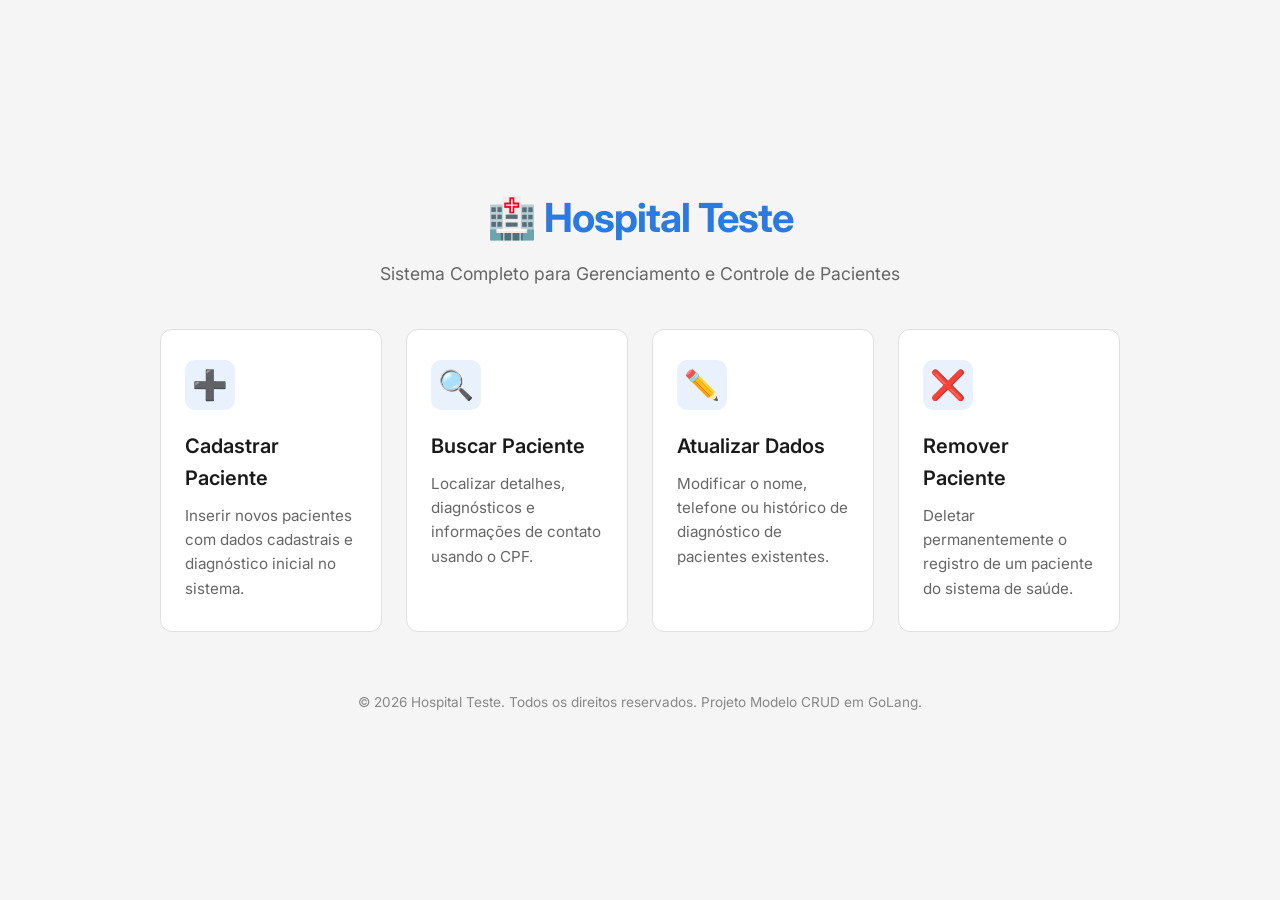
<file: static/index.html>
<!DOCTYPE html> <!-- Declaração do tipo de documento como HTML5 -->
<html lang="pt-BR"> <!-- Início do documento HTML definindo o idioma como Português do Brasil -->
<head> <!-- Seção de cabeçalho contendo metadados e links externos -->
    <meta charset="UTF-8"> <!-- Define a codificação de caracteres como UTF-8 para suporte a acentos -->
    <meta name="viewport" content="width=device-width, initial-scale=1.0"> <!-- Define viewport para garantir responsividade em dispositivos móveis -->
    <title>Hospital Teste — Sistema de Gestão de Pacientes</title> <!-- Título do sistema exibido na aba do navegador -->
    <link rel="preconnect" href="https://fonts.googleapis.com"> <!-- Pré-conexão ao domínio de fontes do Google -->
    <link rel="preconnect" href="https://fonts.gstatic.com" crossorigin> <!-- Pré-conexão de segurança cruzada para fontes do Google -->
    <link href="https://fonts.googleapis.com/css2?family=Inter:wght@300;400;500;600;700&display=swap" rel="stylesheet"> <!-- Importação da fonte moderna Inter -->
    <link rel="stylesheet" href="/static/styles/index.style.css"> <!-- Link para a folha de estilo específica da página inicial -->
</head> <!-- Fim do cabeçalho da página -->
<body> <!-- Início do corpo visual da página -->
    <div class="app-container"> <!-- Div de agrupamento principal do layout -->
        <header class="header"> <!-- Seção de cabeçalho visual da página -->
            <div class="logo">🏥 Hospital Teste</div> <!-- Logotipo com ícone de hospital e nome do sistema -->
            <p class="subtitle">Sistema Completo para Gerenciamento e Controle de Pacientes</p> <!-- Subtítulo explicativo -->
        </header> <!-- Fim do cabeçalho visual -->

        <main class="grid-container"> <!-- Área principal configurada em grid para exibir os cards das operações -->
            <a href="/static/forms/createPatient.html" class="card"> <!-- Card/link que aponta para o formulário de cadastro -->
                <div class="card-icon blue">➕</div> <!-- Ícone representativo de adição com estilo azul -->
                <h3>Cadastrar Paciente</h3> <!-- Título da ação de cadastro -->
                <p>Inserir novos pacientes com dados cadastrais e diagnóstico inicial no sistema.</p> <!-- Descrição da ação de cadastro -->
            </a> <!-- Fim do card de cadastro -->

            <a href="/static/forms/getPatient.html" class="card"> <!-- Card/link que aponta para a busca de paciente -->
                <div class="card-icon blue">🔍</div> <!-- Ícone de pesquisa azul -->
                <h3>Buscar Paciente</h3> <!-- Título da ação de busca -->
                <p>Localizar detalhes, diagnósticos e informações de contato usando o CPF.</p> <!-- Descrição da ação de busca -->
            </a> <!-- Fim do card de busca -->

            <a href="/static/forms/updatePatient.html" class="card"> <!-- Card/link que aponta para a atualização de paciente -->
                <div class="card-icon blue">✏️</div> <!-- Ícone de lápis de edição azul -->
                <h3>Atualizar Dados</h3> <!-- Título da ação de atualização -->
                <p>Modificar o nome, telefone ou histórico de diagnóstico de pacientes existentes.</p> <!-- Descrição da ação de atualização -->
            </a> <!-- Fim do card de atualização -->

            <a href="/static/forms/deletePatient.html" class="card"> <!-- Card/link que aponta para a remoção de paciente -->
                <div class="card-icon blue">❌</div> <!-- Ícone de exclusão vermelho/azul -->
                <h3>Remover Paciente</h3> <!-- Título da ação de exclusão -->
                <p>Deletar permanentemente o registro de um paciente do sistema de saúde.</p> <!-- Descrição da ação de exclusão -->
            </a> <!-- Fim do card de exclusão -->
        </main> <!-- Fim da área dos cards -->

        <footer class="footer"> <!-- Rodapé do sistema -->
            <p>&copy; 2026 Hospital Teste. Todos os direitos reservados. Projeto Modelo CRUD em GoLang.</p> <!-- Texto de direitos autorais -->
        </footer> <!-- Fim do rodapé -->
    </div> <!-- Fim do container principal -->
</body> <!-- Fim do corpo visual -->
</html> <!-- Fim do documento HTML -->
</file>
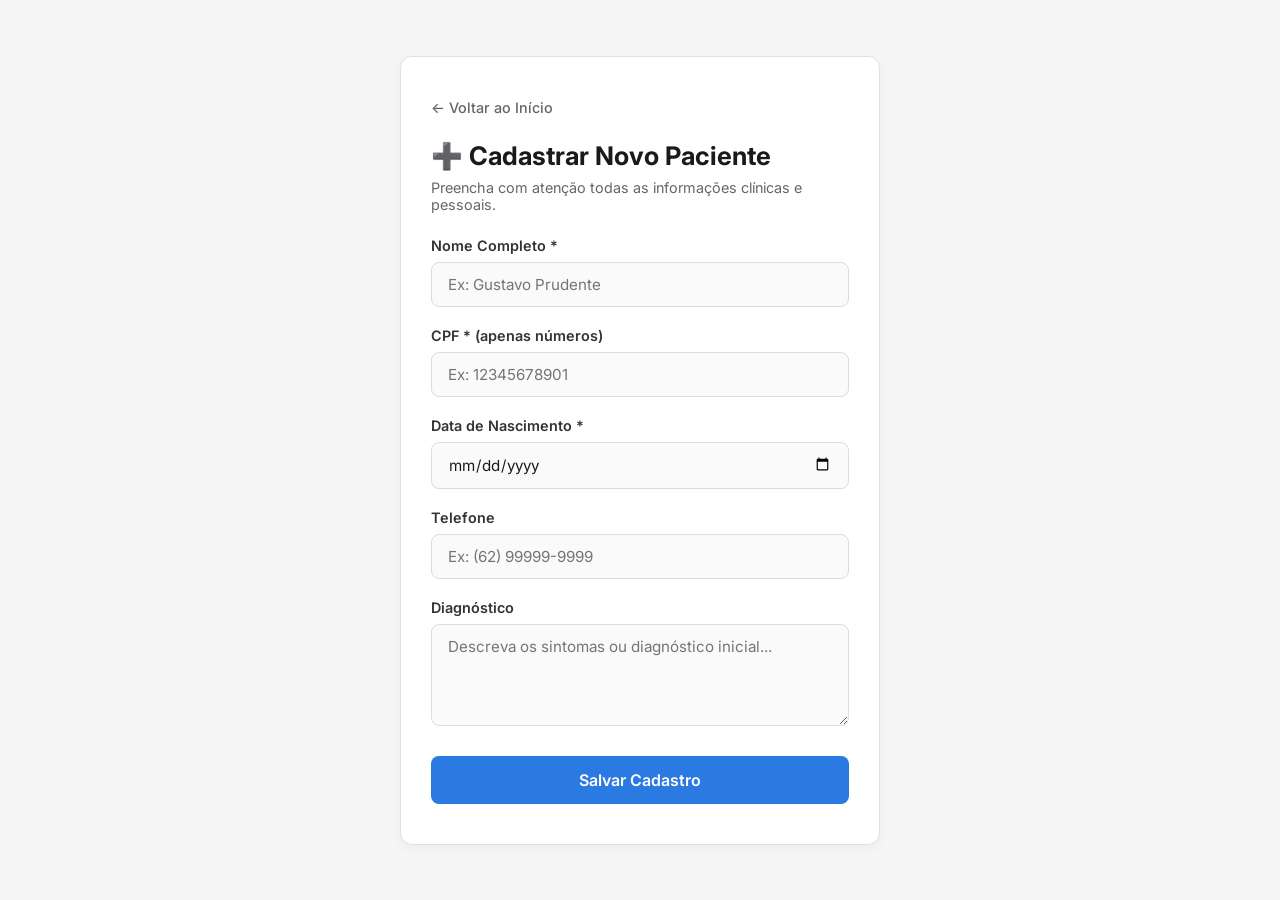
<file: static/forms/createPatient.html>
<!DOCTYPE html> <!-- Declaração do tipo de documento como HTML5 -->
<html lang="pt-BR"> <!-- Início do documento HTML definindo o idioma como Português do Brasil -->
<head> <!-- Seção de cabeçalho contendo metadados e links externos -->
    <meta charset="UTF-8"> <!-- Define a codificação de caracteres como UTF-8 para suporte a acentos -->
    <meta name="viewport" content="width=device-width, initial-scale=1.0"> <!-- Define viewport para garantir responsividade em dispositivos móveis -->
    <title>Cadastrar Paciente — Hospital Teste</title> <!-- Título da página exibido na aba do navegador -->
    <link rel="preconnect" href="https://fonts.googleapis.com"> <!-- Pré-conexão ao domínio de fontes do Google -->
    <link rel="preconnect" href="https://fonts.gstatic.com" crossorigin> <!-- Pré-conexão de segurança cruzada para fontes do Google -->
    <link href="https://fonts.googleapis.com/css2?family=Inter:wght@400;500;600;700&display=swap" rel="stylesheet"> <!-- Importação da fonte moderna Inter -->
    <link rel="stylesheet" href="/static/styles/createPatient.style.css"> <!-- Link para a folha de estilo específica da página de cadastro -->
</head> <!-- Fim do cabeçalho da página -->
<body> <!-- Início do corpo visual da página -->
    <div class="form-container"> <!-- Div que centraliza e contém todo o formulário de cadastro -->
        <a href="/" class="back-link">← Voltar ao Início</a> <!-- Link discreto de retorno à página principal do sistema -->
        
        <h2>➕ Cadastrar Novo Paciente</h2> <!-- Título do formulário indicando a operação de inserção -->
        <p class="form-subtitle">Preencha com atenção todas as informações clínicas e pessoais.</p> <!-- Subtítulo do formulário -->

        <div id="alert-box" class="alert hidden"> <!-- Caixa de alertas ocultada por padrão para exibir feedbacks de sucesso ou erro -->
            <span id="alert-message"></span> <!-- Elemento span que receberá o texto da mensagem dinâmica -->
        </div> <!-- Fim da caixa de alertas -->

        <form action="/criar" method="POST"> <!-- Elemento de formulário enviando dados por método POST para rota /criar -->
            <div class="form-group"> <!-- Agrupador para rótulo e campo de digitação individual -->
                <label for="full_name">Nome Completo *</label> <!-- Rótulo indicando obrigatoriedade do nome do paciente -->
                <input type="text" id="full_name" name="full_name" placeholder="Ex: Gustavo Prudente" required maxlength="150"> <!-- Campo de texto limitado a 150 caracteres -->
            </div> <!-- Fim do agrupador de campo -->

            <div class="form-group"> <!-- Agrupador para rótulo e campo de digitação individual -->
                <label for="cpf">CPF * (apenas números)</label> <!-- Rótulo indicando obrigatoriedade e padrão do CPF -->
                <input type="text" id="cpf" name="cpf" placeholder="Ex: 12345678901" required pattern="\d{11}" title="Digite exatamente 11 números sem pontos ou traços."> <!-- Campo de texto de 11 dígitos numéricos -->
            </div> <!-- Fim do agrupador de campo -->

            <div class="form-group"> <!-- Agrupador para rótulo e campo de digitação individual -->
                <label for="birth_date">Data de Nascimento *</label> <!-- Rótulo de obrigatoriedade do nascimento -->
                <input type="date" id="birth_date" name="birth_date" required> <!-- Campo do tipo date com calendário nativo -->
            </div> <!-- Fim do agrupador de campo -->

            <div class="form-group"> <!-- Agrupador para rótulo e campo de digitação individual -->
                <label for="phone">Telefone</label> <!-- Rótulo opcional de telefone de contato -->
                <input type="tel" id="phone" name="phone" placeholder="Ex: (62) 99999-9999" maxlength="20"> <!-- Campo para telefone limitado a 20 caracteres -->
            </div> <!-- Fim do agrupador de campo -->

            <div class="form-group"> <!-- Agrupador para rótulo e campo de digitação individual -->
                <label for="diagnosis">Diagnóstico</label> <!-- Rótulo opcional de diagnóstico clínico do paciente -->
                <textarea id="diagnosis" name="diagnosis" rows="4" placeholder="Descreva os sintomas ou diagnóstico inicial..."></textarea> <!-- Área de texto multi-linha para histórico médico -->
            </div> <!-- Fim do agrupador de campo -->

            <button type="submit" class="btn-submit">Salvar Cadastro</button> <!-- Botão de submissão do formulário para salvar dados no banco -->
        </form> <!-- Fim do formulário -->
    </div> <!-- Fim do container do formulário -->

    <script> <!-- Início da tag de script javascript para tratar feedback dinâmico -->
        window.addEventListener('DOMContentLoaded', () => { // Aguarda todo o carregamento do DOM da página estar completo
            const urlParams = new URLSearchParams(window.location.search); // Cria instância para pesquisar os parâmetros na URL da página
            const status = urlParams.get('status'); // Obtém o parâmetro status da URL
            const msg = urlParams.get('msg'); // Obtém o parâmetro de mensagem da URL

            if (status && msg) { // Verifica se ambos os parâmetros foram enviados via URL
                const alertBox = document.getElementById('alert-box'); // Captura o elemento HTML da caixa de alertas pelo ID
                const alertMessage = document.getElementById('alert-message'); // Captura o span que exibirá o texto do alerta

                alertMessage.textContent = decodeURIComponent(msg); // Decodifica e define a mensagem no conteúdo de texto do span
                alertBox.classList.remove('hidden'); // Remove a classe que oculta a caixa de alertas da interface
                alertBox.classList.add(status); // Adiciona a classe correspondente ao status (success ou error) para colorir o bloco
            } // Fecha o bloco condicional de parâmetros de mensagem
        }); // Fecha o ouvinte de carregamento de DOM
    </script> <!-- Fim do bloco JavaScript inline -->
</body> <!-- Fim do corpo visual -->
</html> <!-- Fim do documento HTML -->
</file>
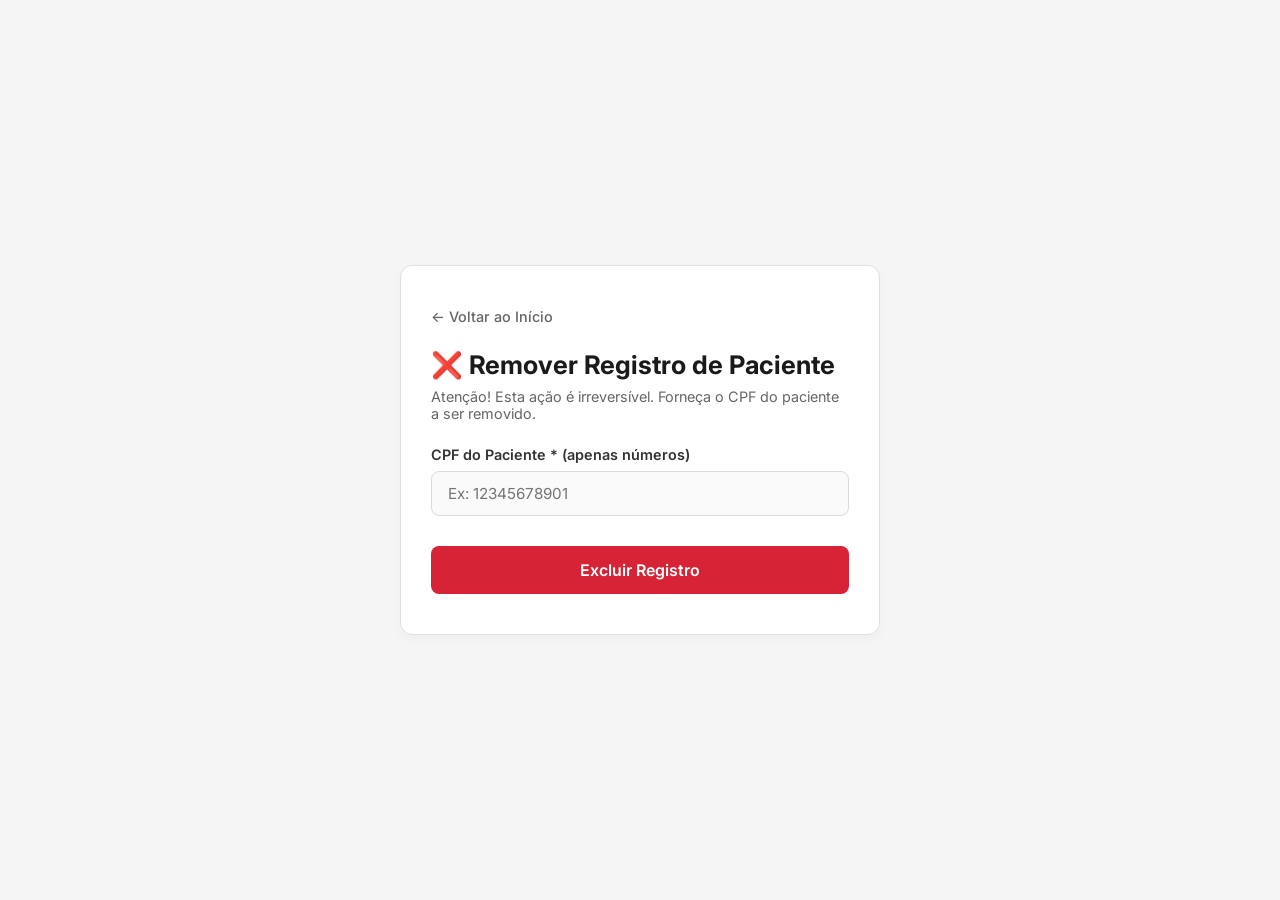
<file: static/forms/deletePatient.html>
<!DOCTYPE html> <!-- Declaração do tipo de documento como HTML5 -->
<html lang="pt-BR"> <!-- Início do documento HTML definindo o idioma como Português do Brasil -->
<head> <!-- Seção de cabeçalho contendo metadados e links externos -->
    <meta charset="UTF-8"> <!-- Define a codificação de caracteres como UTF-8 para suporte a acentos -->
    <meta name="viewport" content="width=device-width, initial-scale=1.0"> <!-- Define viewport para garantir responsividade em dispositivos móveis -->
    <title>Remover Paciente — Hospital Teste</title> <!-- Título da página exibido na aba do navegador -->
    <link rel="preconnect" href="https://fonts.googleapis.com"> <!-- Pré-conexão ao domínio de fontes do Google -->
    <link rel="preconnect" href="https://fonts.gstatic.com" crossorigin> <!-- Pré-conexão de segurança cruzada para fontes do Google -->
    <link href="https://fonts.googleapis.com/css2?family=Inter:wght@400;500;600;700&display=swap" rel="stylesheet"> <!-- Importação da fonte moderna Inter -->
    <link rel="stylesheet" href="/static/styles/deletePatient.style.css"> <!-- Link para a folha de estilo específica da página de exclusão -->
</head> <!-- Fim do cabeçalho da página -->
<body> <!-- Início do corpo visual da página -->
    <div class="form-container"> <!-- Div que centraliza e contém todo o formulário de exclusão -->
        <a href="/" class="back-link">← Voltar ao Início</a> <!-- Link discreto de retorno à página principal do sistema -->
        
        <h2>❌ Remover Registro de Paciente</h2> <!-- Título do formulário indicando a operação de exclusão -->
        <p class="form-subtitle">Atenção! Esta ação é irreversível. Forneça o CPF do paciente a ser removido.</p> <!-- Subtítulo do formulário com mensagem de alerta -->

        <div id="alert-box" class="alert hidden"> <!-- Caixa de alertas ocultada por padrão para exibir feedbacks de sucesso ou erro -->
            <span id="alert-message"></span> <!-- Elemento span que receberá o texto da mensagem dinâmica -->
        </div> <!-- Fim da caixa de alertas -->

        <form action="/deletar" method="POST" onsubmit="return confirm('Tem certeza absoluta de que deseja excluir permanentemente este paciente do sistema?');"> <!-- Form que envia para /deletar por POST com confirmação em JS -->
            <div class="form-group"> <!-- Agrupador para rótulo e campo de digitação individual -->
                <label for="cpf">CPF do Paciente * (apenas números)</label> <!-- Rótulo indicando obrigatoriedade e padrão do CPF -->
                <input type="text" id="cpf" name="cpf" placeholder="Ex: 12345678901" required pattern="\d{11}" title="Digite exatamente 11 números sem pontos ou traços."> <!-- Campo de texto de 11 dígitos numéricos para identificar o paciente a excluir -->
            </div> <!-- Fim do agrupador de campo -->

            <button type="submit" class="btn-submit">Excluir Registro</button> <!-- Botão de submissão do formulário para disparar exclusão no banco -->
        </form> <!-- Fim do formulário -->
    </div> <!-- Fim do container do formulário -->

    <script> <!-- Início da tag de script javascript para tratar feedback dinâmico -->
        window.addEventListener('DOMContentLoaded', () => { // Aguarda todo o carregamento do DOM da página estar completo
            const urlParams = new URLSearchParams(window.location.search); // Cria instância para pesquisar os parâmetros na URL da página
            const status = urlParams.get('status'); // Obtém o parâmetro status da URL
            const msg = urlParams.get('msg'); // Obtém o parâmetro de mensagem da URL

            if (status && msg) { // Verifica se ambos os parâmetros foram enviados via URL
                const alertBox = document.getElementById('alert-box'); // Captura o elemento HTML da caixa de alertas pelo ID
                const alertMessage = document.getElementById('alert-message'); // Captura o span que exibirá o texto do alerta

                alertMessage.textContent = decodeURIComponent(msg); // Decodifica e define a mensagem no conteúdo de texto do span
                alertBox.classList.remove('hidden'); // Remove a classe que oculta a caixa de alertas da interface
                alertBox.classList.add(status); // Adiciona a classe correspondente ao status (success ou error) para colorir o bloco
            } // Fecha o bloco condicional de parâmetros de mensagem
        }); // Fecha o ouvinte de carregamento de DOM
    </script> <!-- Fim do bloco JavaScript inline -->
</body> <!-- Fim do corpo visual -->
</html> <!-- Fim do documento HTML -->
</file>
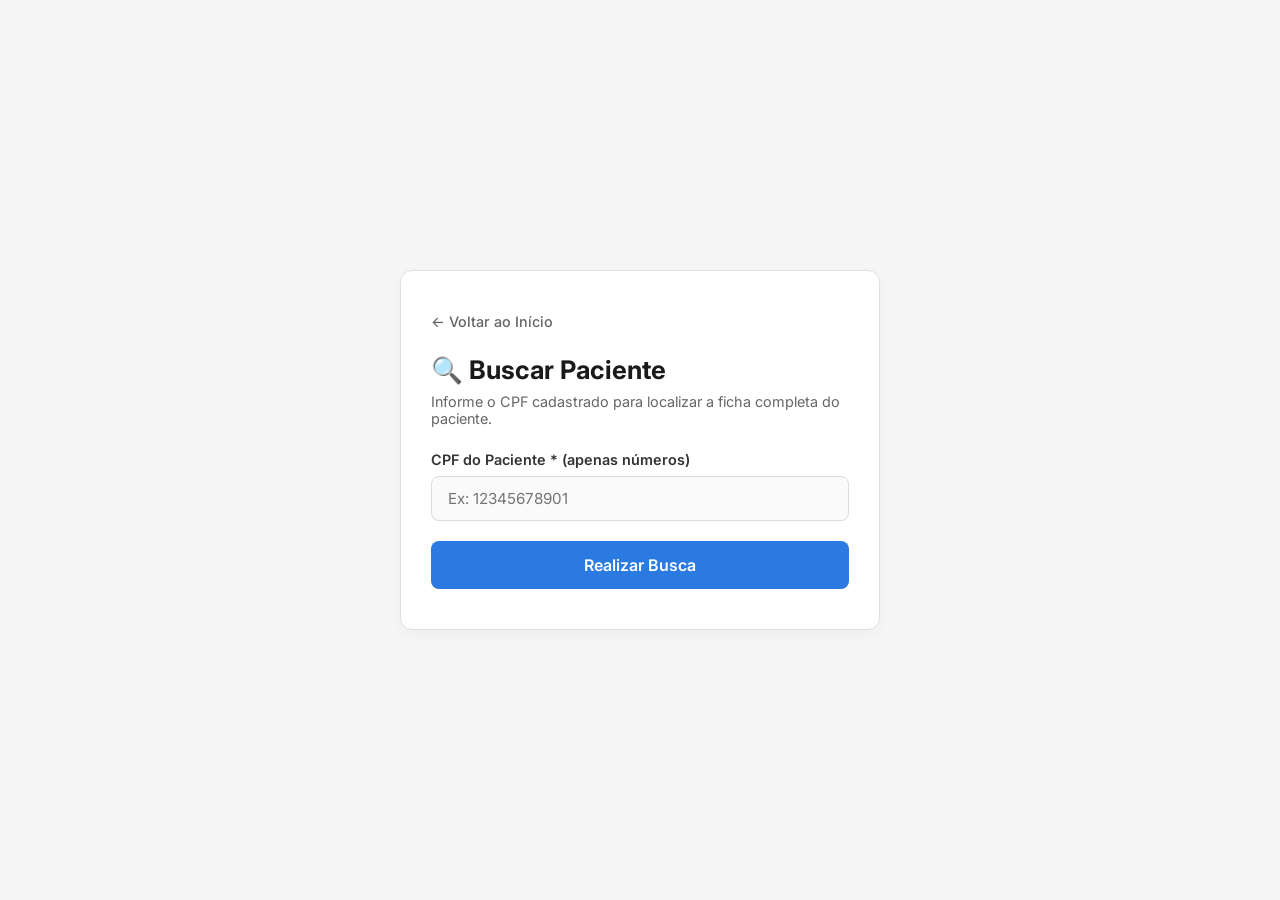
<file: static/forms/getPatient.html>
<!DOCTYPE html> <!-- Declaração do tipo de documento como HTML5 -->
<html lang="pt-BR"> <!-- Início do documento HTML definindo o idioma como Português do Brasil -->
<head> <!-- Seção de cabeçalho contendo metadados e links externos -->
    <meta charset="UTF-8"> <!-- Define a codificação de caracteres como UTF-8 para suporte a acentos -->
    <meta name="viewport" content="width=device-width, initial-scale=1.0"> <!-- Define viewport para garantir responsividade em dispositivos móveis -->
    <title>Buscar Paciente — Hospital Teste</title> <!-- Título da página exibido na aba do navegador -->
    <link rel="preconnect" href="https://fonts.googleapis.com"> <!-- Pré-conexão ao domínio de fontes do Google -->
    <link rel="preconnect" href="https://fonts.gstatic.com" crossorigin> <!-- Pré-conexão de segurança cruzada para fontes do Google -->
    <link href="https://fonts.googleapis.com/css2?family=Inter:wght@400;500;600;700&display=swap" rel="stylesheet"> <!-- Importação da fonte moderna Inter -->
    <link rel="stylesheet" href="/static/styles/getPatient.style.css"> <!-- Link para a folha de estilo específica da página de busca -->
</head> <!-- Fim do cabeçalho da página -->
<body> <!-- Início do corpo visual da página -->
    <div class="form-container"> <!-- Div que centraliza e contém todo o formulário de busca -->
        <a href="/" class="back-link">← Voltar ao Início</a> <!-- Link discreto de retorno à página principal do sistema -->
        
        <h2>🔍 Buscar Paciente</h2> <!-- Título do formulário indicando a operação de busca -->
        <p class="form-subtitle">Informe o CPF cadastrado para localizar a ficha completa do paciente.</p> <!-- Subtítulo do formulário -->

        <div id="alert-box" class="alert hidden"> <!-- Caixa de alertas ocultada por padrão para exibir feedbacks de sucesso ou erro -->
            <span id="alert-message"></span> <!-- Elemento span que receberá o texto da mensagem dinâmica -->
        </div> <!-- Fim da caixa de alertas -->

        <form action="/buscar" method="GET"> <!-- Elemento de formulário enviando dados por método GET para rota /buscar -->
            <div class="form-group"> <!-- Agrupador para rótulo e campo de digitação individual -->
                <label for="cpf">CPF do Paciente * (apenas números)</label> <!-- Rótulo indicando obrigatoriedade e padrão do CPF -->
                <input type="text" id="cpf" name="cpf" placeholder="Ex: 12345678901" required pattern="\d{11}" title="Digite exatamente 11 números sem pontos ou traços."> <!-- Campo de texto de 11 dígitos numéricos -->
            </div> <!-- Fim do agrupador de campo -->

            <button type="submit" class="btn-submit">Realizar Busca</button> <!-- Botão de submissão do formulário para disparar a busca no banco -->
        </form> <!-- Fim do formulário -->
    </div> <!-- Fim do container do formulário -->

    <script> <!-- Início da tag de script javascript para tratar feedback dinâmico -->
        window.addEventListener('DOMContentLoaded', () => { // Aguarda todo o carregamento do DOM da página estar completo
            const urlParams = new URLSearchParams(window.location.search); // Cria instância para pesquisar os parâmetros na URL da página
            const status = urlParams.get('status'); // Obtém o parâmetro status da URL
            const msg = urlParams.get('msg'); // Obtém o parâmetro de mensagem da URL

            if (status && msg) { // Verifica se ambos os parâmetros foram enviados via URL
                const alertBox = document.getElementById('alert-box'); // Captura o elemento HTML da caixa de alertas pelo ID
                const alertMessage = document.getElementById('alert-message'); // Captura o span que exibirá o texto do alerta

                alertMessage.textContent = decodeURIComponent(msg); // Decodifica e define a mensagem no conteúdo de texto do span
                alertBox.classList.remove('hidden'); // Remove a classe que oculta a caixa de alertas da interface
                alertBox.classList.add(status); // Adiciona a classe correspondente ao status (success ou error) para colorir o bloco
            } // Fecha o bloco condicional de parâmetros de mensagem
        }); // Fecha o ouvinte de carregamento de DOM
    </script> <!-- Fim do bloco JavaScript inline -->
</body> <!-- Fim do corpo visual -->
</html> <!-- Fim do documento HTML -->
</file>
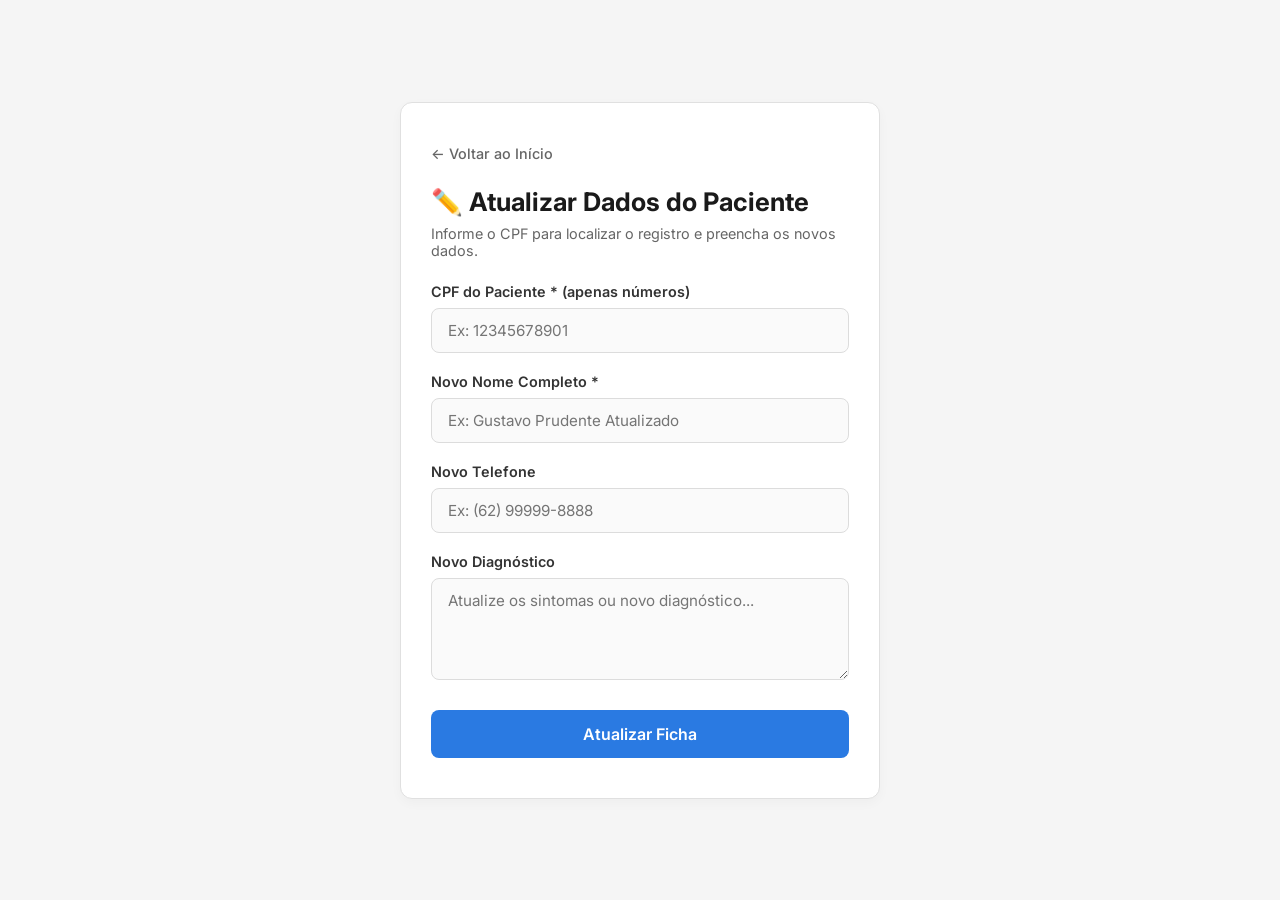
<file: static/forms/updatePatient.html>
<!DOCTYPE html> <!-- Declaração do tipo de documento como HTML5 -->
<html lang="pt-BR"> <!-- Início do documento HTML definindo o idioma como Português do Brasil -->
<head> <!-- Seção de cabeçalho contendo metadados e links externos -->
    <meta charset="UTF-8"> <!-- Define a codificação de caracteres como UTF-8 para suporte a acentos -->
    <meta name="viewport" content="width=device-width, initial-scale=1.0"> <!-- Define viewport para garantir responsividade em dispositivos móveis -->
    <title>Atualizar Paciente — Hospital Teste</title> <!-- Título da página exibido na aba do navegador -->
    <link rel="preconnect" href="https://fonts.googleapis.com"> <!-- Pré-conexão ao domínio de fontes do Google -->
    <link rel="preconnect" href="https://fonts.gstatic.com" crossorigin> <!-- Pré-conexão de segurança cruzada para fontes do Google -->
    <link href="https://fonts.googleapis.com/css2?family=Inter:wght@400;500;600;700&display=swap" rel="stylesheet"> <!-- Importação da fonte moderna Inter -->
    <link rel="stylesheet" href="/static/styles/updatePatient.style.css"> <!-- Link para a folha de estilo específica da página de atualização -->
</head> <!-- Fim do cabeçalho da página -->
<body> <!-- Início do corpo visual da página -->
    <div class="form-container"> <!-- Div que centraliza e contém todo o formulário de atualização -->
        <a href="/" class="back-link">← Voltar ao Início</a> <!-- Link discreto de retorno à página principal do sistema -->
        
        <h2>✏️ Atualizar Dados do Paciente</h2> <!-- Título do formulário indicando a operação de atualização -->
        <p class="form-subtitle">Informe o CPF para localizar o registro e preencha os novos dados.</p> <!-- Subtítulo do formulário -->

        <div id="alert-box" class="alert hidden"> <!-- Caixa de alertas ocultada por padrão para exibir feedbacks de sucesso ou erro -->
            <span id="alert-message"></span> <!-- Elemento span que receberá o texto da mensagem dinâmica -->
        </div> <!-- Fim da caixa de alertas -->

        <form action="/atualizar" method="POST"> <!-- Elemento de formulário enviando dados por método POST para rota /atualizar -->
            <div class="form-group"> <!-- Agrupador para rótulo e campo de digitação individual -->
                <label for="cpf">CPF do Paciente * (apenas números)</label> <!-- Rótulo indicando obrigatoriedade e padrão do CPF -->
                <input type="text" id="cpf" name="cpf" placeholder="Ex: 12345678901" required pattern="\d{11}" title="Digite exatamente 11 números sem pontos ou traços."> <!-- Campo de texto de 11 dígitos numéricos para identificar o paciente -->
            </div> <!-- Fim do agrupador de campo -->

            <div class="form-group"> <!-- Agrupador para rótulo e campo de digitação individual -->
                <label for="full_name">Novo Nome Completo *</label> <!-- Rótulo indicando obrigatoriedade do novo nome -->
                <input type="text" id="full_name" name="full_name" placeholder="Ex: Gustavo Prudente Atualizado" required maxlength="150"> <!-- Campo de texto para alteração do nome limitado a 150 caracteres -->
            </div> <!-- Fim do agrupador de campo -->

            <div class="form-group"> <!-- Agrupador para rótulo e campo de digitação individual -->
                <label for="phone">Novo Telefone</label> <!-- Rótulo opcional de alteração de telefone de contato -->
                <input type="tel" id="phone" name="phone" placeholder="Ex: (62) 99999-8888" maxlength="20"> <!-- Campo de telefone limitado a 20 caracteres -->
            </div> <!-- Fim do agrupador de campo -->

            <div class="form-group"> <!-- Agrupador para rótulo e campo de digitação individual -->
                <label for="diagnosis">Novo Diagnóstico</label> <!-- Rótulo opcional de alteração do diagnóstico clínico -->
                <textarea id="diagnosis" name="diagnosis" rows="4" placeholder="Atualize os sintomas ou novo diagnóstico..."></textarea> <!-- Área de texto multi-linha para nova descrição de histórico médico -->
            </div> <!-- Fim do agrupador de campo -->

            <button type="submit" class="btn-submit">Atualizar Ficha</button> <!-- Botão de submissão do formulário para salvar alterações no banco -->
        </form> <!-- Fim do formulário -->
    </div> <!-- Fim do container do formulário -->

    <script> <!-- Início da tag de script javascript para tratar feedback dinâmico -->
        window.addEventListener('DOMContentLoaded', () => { // Aguarda todo o carregamento do DOM da página estar completo
            const urlParams = new URLSearchParams(window.location.search); // Cria instância para pesquisar os parâmetros na URL da página
            const status = urlParams.get('status'); // Obtém o parâmetro status da URL
            const msg = urlParams.get('msg'); // Obtém o parâmetro de mensagem da URL

            if (status && msg) { // Verifica se ambos os parâmetros foram enviados via URL
                const alertBox = document.getElementById('alert-box'); // Captura o elemento HTML da caixa de alertas pelo ID
                const alertMessage = document.getElementById('alert-message'); // Captura o span que exibirá o texto do alerta

                alertMessage.textContent = decodeURIComponent(msg); // Decodifica e define a mensagem no conteúdo de texto do span
                alertBox.classList.remove('hidden'); // Remove a classe que oculta a caixa de alertas da interface
                alertBox.classList.add(status); // Adiciona a classe correspondente ao status (success ou error) para colorir o bloco
            } // Fecha o bloco condicional de parâmetros de mensagem
        }); // Fecha o ouvinte de carregamento de DOM
    </script> <!-- Fim do bloco JavaScript inline -->
</body> <!-- Fim do corpo visual -->
</html> <!-- Fim do documento HTML -->
</file>
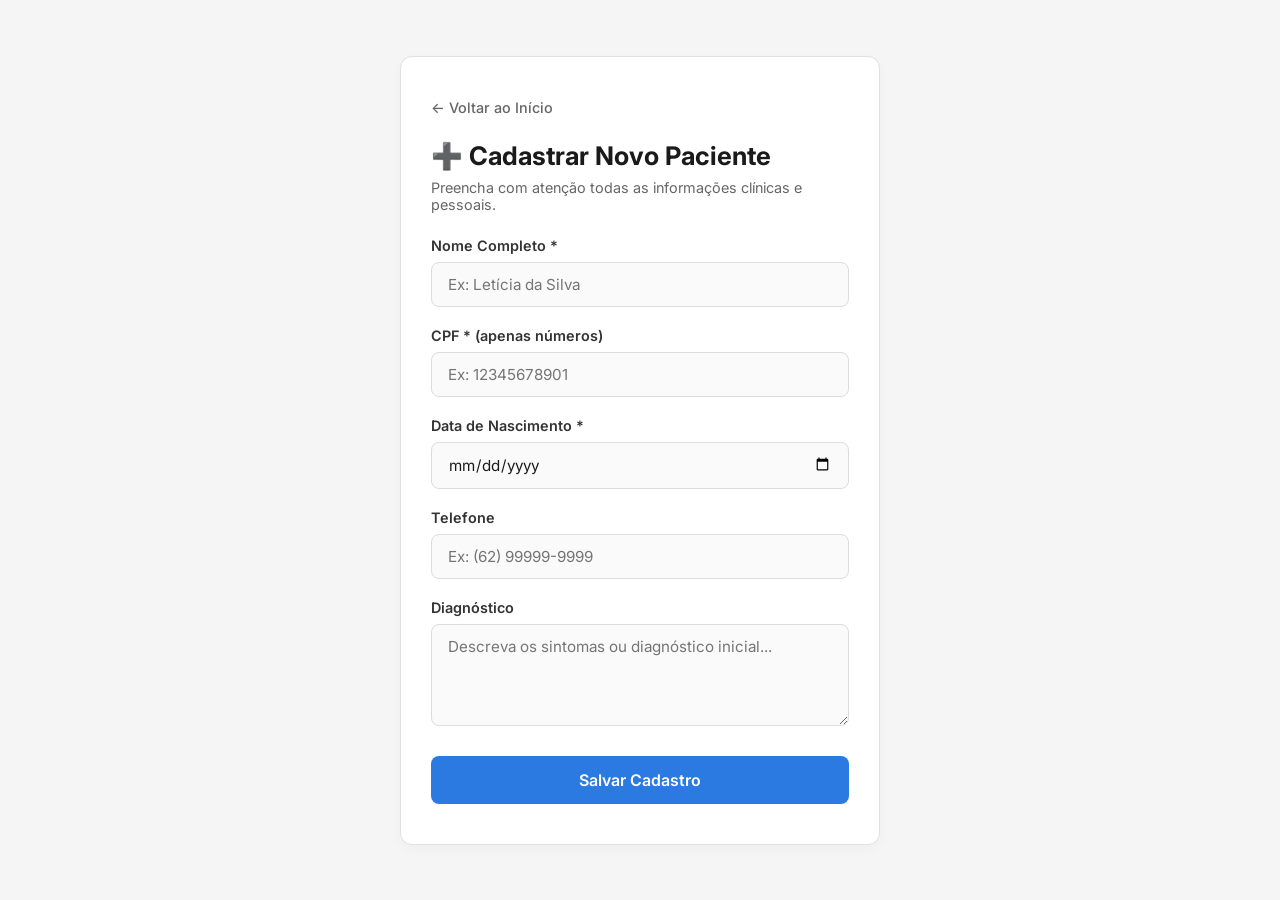
<file: atividade CRUD/static/forms/createPatient.html>
<!DOCTYPE html> <!-- Declaração do tipo de documento como HTML5 -->
<html lang="pt-BR"> <!-- Início do documento HTML definindo o idioma como Português do Brasil -->
<head> <!-- Seção de cabeçalho contendo metadados e links externos -->
    <meta charset="UTF-8"> <!-- Define a codificação de caracteres como UTF-8 para suporte a acentos -->
    <meta name="viewport" content="width=device-width, initial-scale=1.0"> <!-- Define viewport para garantir responsividade em dispositivos móveis -->
    <title>Cadastrar Paciente — Hospital Teste</title> <!-- Título da página exibido na aba do navegador -->
    <link rel="preconnect" href="https://fonts.googleapis.com"> <!-- Pré-conexão ao domínio de fontes do Google -->
    <link rel="preconnect" href="https://fonts.gstatic.com" crossorigin> <!-- Pré-conexão de segurança cruzada para fontes do Google -->
    <link href="https://fonts.googleapis.com/css2?family=Inter:wght@400;500;600;700&display=swap" rel="stylesheet"> <!-- Importação da fonte moderna Inter -->
    <link rel="stylesheet" href="/static/styles/createPatient.style.css"> <!-- Link para a folha de estilo específica da página de cadastro -->
</head> <!-- Fim do cabeçalho da página -->
<body> <!-- Início do corpo visual da página -->
    <div class="form-container"> <!-- Div que centraliza e contém todo o formulário de cadastro -->
        <a href="/" class="back-link">← Voltar ao Início</a> <!-- Link discreto de retorno à página principal do sistema -->
        
        <h2>➕ Cadastrar Novo Paciente</h2> <!-- Título do formulário indicando a operação de inserção -->
        <p class="form-subtitle">Preencha com atenção todas as informações clínicas e pessoais.</p> <!-- Subtítulo do formulário -->

        <div id="alert-box" class="alert hidden"> <!-- Caixa de alertas ocultada por padrão para exibir feedbacks de sucesso ou erro -->
            <span id="alert-message"></span> <!-- Elemento span que receberá o texto da mensagem dinâmica -->
        </div> <!-- Fim da caixa de alertas -->

        <form action="/criar" method="POST"> <!-- Elemento de formulário enviando dados por método POST para rota /criar -->
            <div class="form-group"> <!-- Agrupador para rótulo e campo de digitação individual -->
                <label for="full_name">Nome Completo *</label> <!-- Rótulo indicando obrigatoriedade do nome do paciente -->
                <input type="text" id="full_name" name="full_name" placeholder="Ex: Letícia da Silva" required maxlength="150"> <!-- Campo de texto limitado a 150 caracteres -->
            </div> <!-- Fim do agrupador de campo -->

            <div class="form-group"> <!-- Agrupador para rótulo e campo de digitação individual -->
                <label for="cpf">CPF * (apenas números)</label> <!-- Rótulo indicando obrigatoriedade e padrão do CPF -->
                <input type="text" id="cpf" name="cpf" placeholder="Ex: 12345678901" required pattern="\d{11}" title="Digite exatamente 11 números sem pontos ou traços."> <!-- Campo de texto de 11 dígitos numéricos -->
            </div> <!-- Fim do agrupador de campo -->

            <div class="form-group"> <!-- Agrupador para rótulo e campo de digitação individual -->
                <label for="birth_date">Data de Nascimento *</label> <!-- Rótulo de obrigatoriedade do nascimento -->
                <input type="date" id="birth_date" name="birth_date" required> <!-- Campo do tipo date com calendário nativo -->
            </div> <!-- Fim do agrupador de campo -->

            <div class="form-group"> <!-- Agrupador para rótulo e campo de digitação individual -->
                <label for="phone">Telefone</label> <!-- Rótulo opcional de telefone de contato -->
                <input type="tel" id="phone" name="phone" placeholder="Ex: (62) 99999-9999" maxlength="20"> <!-- Campo para telefone limitado a 20 caracteres -->
            </div> <!-- Fim do agrupador de campo -->

            <div class="form-group"> <!-- Agrupador para rótulo e campo de digitação individual -->
                <label for="diagnosis">Diagnóstico</label> <!-- Rótulo opcional de diagnóstico clínico do paciente -->
                <textarea id="diagnosis" name="diagnosis" rows="4" placeholder="Descreva os sintomas ou diagnóstico inicial..."></textarea> <!-- Área de texto multi-linha para histórico médico -->
            </div> <!-- Fim do agrupador de campo -->

            <button type="submit" class="btn-submit">Salvar Cadastro</button> <!-- Botão de submissão do formulário para salvar dados no banco -->
        </form> <!-- Fim do formulário -->
    </div> <!-- Fim do container do formulário -->

    <script> <!-- Início da tag de script javascript para tratar feedback dinâmico -->
        window.addEventListener('DOMContentLoaded', () => { // Aguarda todo o carregamento do DOM da página estar completo
            const urlParams = new URLSearchParams(window.location.search); // Cria instância para pesquisar os parâmetros na URL da página
            const status = urlParams.get('status'); // Obtém o parâmetro status da URL
            const msg = urlParams.get('msg'); // Obtém o parâmetro de mensagem da URL

            if (status && msg) { // Verifica se ambos os parâmetros foram enviados via URL
                const alertBox = document.getElementById('alert-box'); // Captura o elemento HTML da caixa de alertas pelo ID
                const alertMessage = document.getElementById('alert-message'); // Captura o span que exibirá o texto do alerta

                alertMessage.textContent = decodeURIComponent(msg); // Decodifica e define a mensagem no conteúdo de texto do span
                alertBox.classList.remove('hidden'); // Remove a classe que oculta a caixa de alertas da interface
                alertBox.classList.add(status); // Adiciona a classe correspondente ao status (success ou error) para colorir o bloco
            } // Fecha o bloco condicional de parâmetros de mensagem
        }); // Fecha o ouvinte de carregamento de DOM
    </script> <!-- Fim do bloco JavaScript inline -->
</body> <!-- Fim do corpo visual -->
</html> <!-- Fim do documento HTML -->
</file>
<file: static/styles/index.style.css>
* { /* Seletor universal para reiniciar estilos padrões */
    margin: 0; /* Remove margens externas padrão de todos os elementos */
    padding: 0; /* Remove preenchimentos internos padrão de todos os elementos */
    box-sizing: border-box; /* Define o cálculo do tamanho com base na borda */
} /* Fecha o seletor universal */

body { /* Estilização global do corpo da página */
    font-family: 'Inter', 'Segoe UI', -apple-system, sans-serif; /* Define a fonte padrão com alternativas de sistema */
    background-color: #f5f5f5; /* Cor de fundo cinza bem clara conforme paleta */
    color: #1a1a1a; /* Cor padrão do texto principal quase preto */
    display: flex; /* Utiliza layout flexbox para posicionar os elementos principais */
    justify-content: center; /* Centraliza horizontalmente o conteúdo principal */
    align-items: center; /* Centraliza verticalmente o conteúdo na viewport */
    min-height: 100vh; /* Define a altura mínima do corpo para preencher toda a tela */
    line-height: 1.6; /* Define espaçamento ideal de entrelinhas para melhor leitura */
} /* Fecha estilos do body */

.app-container { /* Bloco wrapper que engloba toda a página */
    width: 100%; /* Permite ocupar a largura inteira disponível */
    max-width: 1000px; /* Limita a largura máxima da interface para melhor design */
    padding: 40px 20px; /* Adiciona preenchimento interno nas laterais e topo/base */
    display: flex; /* Define modelo de layout flexbox para organização vertical */
    flex-direction: column; /* Alinha o conteúdo interno em uma coluna vertical */
    gap: 40px; /* Adiciona espaçamento vertical consistente entre os blocos filhos */
} /* Fecha estilos do app-container */

.header { /* Estilização da seção do topo (título e subtítulo) */
    text-align: center; /* Centraliza horizontalmente todo o texto do cabeçalho */
} /* Fecha estilos do header */

.logo { /* Estilização do título/logotipo do Hospital Teste */
    font-size: 2.5rem; /* Define um tamanho de fonte de destaque para a marca */
    font-weight: 700; /* Define peso de fonte em negrito extra forte */
    color: #2a7ae2; /* Aplica a cor de destaque azul oficial da paleta */
    margin-bottom: 10px; /* Cria margem inferior para afastar o subtítulo */
    letter-spacing: -1px; /* Ajusta o espaçamento de caracteres para um visual moderno */
} /* Fecha estilos do logo */

.subtitle { /* Estilização do subtítulo descritivo */
    font-size: 1.1rem; /* Define tamanho médio e elegante para a fonte */
    color: #666666; /* Usa cor cinza suave para diferenciar do texto principal */
    font-weight: 400; /* Define peso de fonte normal padrão */
} /* Fecha estilos do subtitle */

.grid-container { /* Layout grid de 2x2 para exibição dos cards de controle */
    display: grid; /* Ativa o sistema de layout grid do CSS */
    grid-template-columns: repeat(auto-fit, minmax(220px, 1fr)); /* Configura colunas flexíveis e responsivas */
    gap: 24px; /* Adiciona espaçamento uniforme entre os cards do grid */
} /* Para de definir estilos do grid-container */

.card { /* Estilização dos cards de atalho das operações do CRUD */
    background-color: #ffffff; /* Fundo totalmente branco para destacar sobre o fundo cinza */
    border: 1px solid #e0e0e0; /* Borda bem sutil e suave cinza claro */
    border-radius: 12px; /* Bordas arredondadas modernas e elegantes */
    padding: 30px 24px; /* Preenchimento generoso no interior do card */
    text-decoration: none; /* Remove o sublinhado padrão dos links do card */
    color: #1a1a1a; /* Mantém a cor do texto do card no padrão principal */
    transition: all 0.3s ease; /* Configura animação suave para transições de estado */
    display: flex; /* Define flexbox para empilhar conteúdo interno do card */
    flex-direction: column; /* Alinha os elementos internos do card em coluna */
    align-items: flex-start; /* Alinha o conteúdo interno na esquerda */
} /* Termina estilos da classe card */

.card:hover { /* Estilos que ocorrem ao passar o mouse sobre o card */
    transform: translateY(-5px); /* Efeito micro-animado de flutuação suave para cima */
    box-shadow: 0 10px 20px rgba(0, 0, 0, 0.05); /* Aplica sombra suave indicando elevação */
    border-color: #2a7ae2; /* Destaca a borda do card na cor azul do sistema */
} /* Fecha evento hover do card */

.card-icon { /* Estilo da área circular que abriga o emoji nos cards */
    font-size: 1.8rem; /* Define o tamanho do emoji */
    width: 50px; /* Define largura fixa da área circular */
    height: 50px; /* Define altura fixa da área circular */
    border-radius: 10px; /* Arredonda ligeiramente os cantos do bloco do ícone */
    background-color: rgba(42, 122, 226, 0.1); /* Define fundo azul transparente elegante */
    display: flex; /* Permite centralizar o ícone interno */
    justify-content: center; /* Centraliza o ícone horizontalmente */
    align-items: center; /* Centraliza o ícone verticalmente */
    margin-bottom: 20px; /* Cria espaçamento inferior para afastar o título */
} /* Termina estilos da classe card-icon */

.card h3 { /* Estilo para o título interno do card */
    font-size: 1.25rem; /* Tamanho da fonte do título */
    font-weight: 600; /* Peso de fonte semi-negrito */
    margin-bottom: 10px; /* Afasta o título do parágrafo explicativo */
} /* Termina estilos do título h3 dentro do card */

.card p { /* Estilo para o texto explicativo do card */
    font-size: 0.95rem; /* Tamanho de fonte reduzido para hierarquia visual */
    color: #666666; /* Cor cinza mais suave para descrição do card */
} /* Termina estilos do parágrafo dentro do card */

.footer { /* Estilização da seção inferior do rodapé */
    text-align: center; /* Centraliza o texto de copyright */
    font-size: 0.85rem; /* Define tamanho de fonte reduzido e sutil */
    color: #888888; /* Usa cor cinza clara para discrição */
    margin-top: 20px; /* Distancia a área do rodapé do grid superior */
} /* Termina estilos da classe footer */
</file>
<file: static/styles/createPatient.style.css>
* { /* Seletor universal para reiniciar estilos padrões */
    margin: 0; /* Remove margens externas padrão de todos os elementos */
    padding: 0; /* Remove preenchimentos internos padrão de todos os elementos */
    box-sizing: border-box; /* Define o cálculo do tamanho com base na borda */
} /* Fecha o seletor universal */

body { /* Estilização global do corpo da página */
    font-family: 'Inter', 'Segoe UI', -apple-system, sans-serif; /* Define a fonte padrão com alternativas de sistema */
    background-color: #f5f5f5; /* Cor de fundo cinza bem clara conforme paleta */
    color: #1a1a1a; /* Cor padrão do texto principal quase preto */
    display: flex; /* Utiliza layout flexbox para posicionar os elementos principais */
    justify-content: center; /* Centraliza horizontalmente o conteúdo principal */
    align-items: center; /* Centraliza verticalmente o conteúdo na viewport */
    min-height: 100vh; /* Define a altura mínima do corpo para preencher toda a tela */
    padding: 20px; /* Preenchimento nas bordas da página para telas pequenas */
} /* Fecha estilos do body */

.form-container { /* Bloco que limita a largura do formulário centralizado */
    width: 100%; /* Permite ocupar a largura máxima disponível */
    max-width: 480px; /* Limita a largura máxima do formulário a 480px conforme regras */
    background-color: #ffffff; /* Fundo totalmente branco para destacar sobre o fundo cinza */
    border: 1px solid #e0e0e0; /* Borda bem sutil e suave cinza claro */
    border-radius: 12px; /* Bordas arredondadas modernas e elegantes */
    padding: 40px 30px; /* Preenchimento interno generoso no formulário */
    box-shadow: 0 4px 12px rgba(0, 0, 0, 0.03); /* Aplica sombra sutil ao redor do card */
} /* Fecha estilos da classe form-container */

.back-link { /* Estilização do link de voltar para home */
    display: inline-block; /* Define display block inline para permitir espaçamento */
    text-decoration: none; /* Remove o sublinhado padrão do link */
    color: #666666; /* Cor cinza neutro e sutil para o link */
    font-size: 0.9rem; /* Fonte ligeiramente reduzida para manter discrição */
    font-weight: 500; /* Peso de fonte semi-médio */
    margin-bottom: 24px; /* Espaço vertical abaixo do link para afastar o título */
    transition: color 0.2s ease; /* Transição suave de mudança de cor */
} /* Fecha estilos da classe back-link */

.back-link:hover { /* Estilo do link de voltar ao passar o mouse */
    color: #2a7ae2; /* Muda a cor para o azul de destaque oficial */
} /* Fecha hover do back-link */

h2 { /* Estilização do título principal do formulário */
    font-size: 1.6rem; /* Tamanho confortável para destaque de formulários */
    font-weight: 700; /* Título bem marcado em negrito */
    color: #1a1a1a; /* Cor padrão escura da paleta */
    margin-bottom: 8px; /* Espaço vertical abaixo do título */
} /* Fecha estilos do título h2 */

.form-subtitle { /* Estilização do subtítulo informativo */
    font-size: 0.9rem; /* Fonte pequena */
    color: #666666; /* Cor cinza suave discreta */
    margin-bottom: 24px; /* Espaço abaixo do subtítulo */
} /* Fecha estilos do subtitle */

.form-group { /* Agrupador estrutural de rótulo e input */
    margin-bottom: 20px; /* Espaço vertical que separa as linhas de formulário */
    display: flex; /* Permite organizar filhos verticalmente com facilidade */
    flex-direction: column; /* Alinha o rótulo acima do campo digitável */
    gap: 8px; /* Espaçamento de 8px entre a label e o input correspondente */
} /* Termina estilos da classe form-group */

.form-group label { /* Estilização do rótulo do campo */
    font-size: 0.9rem; /* Tamanho ideal e legível */
    font-weight: 600; /* Peso semi-negrito para rápida identificação visual */
    color: #333333; /* Cor escura levemente atenuada */
} /* Termina estilos do label */

.form-group input, /* Estilo geral para inputs de texto, email, data e telefone */
.form-group textarea { /* Estilo para o campo de texto de diagnóstico */
    width: 100%; /* Ocupa 100% da largura útil interna */
    padding: 12px 16px; /* Preenchimento generoso conforme instruído */
    border: 1.5px solid #dcdcdc; /* Borda cinza suave e de espessura firme */
    border-radius: 8px; /* Arredondamento exato de 8px conforme requisitos */
    font-family: inherit; /* Herda a mesma fonte do pai (Inter) */
    font-size: 0.95rem; /* Tamanho confortável para digitação */
    color: #1a1a1a; /* Texto digitado na cor padrão */
    background-color: #fafafa; /* Fundo cinza bem clarinho nos campos */
    transition: all 0.2s ease; /* Transições suaves de borda e cor ao focar */
    outline: none; /* Desativa a borda de outline padrão do navegador */
} /* Termina os estilos comuns de campos */

.form-group input:focus, /* Estilo de foco nos inputs */
.form-group textarea:focus { /* Estilo de foco no textarea */
    border-color: #2a7ae2; /* Borda assume a cor azul de destaque no foco */
    background-color: #ffffff; /* Fundo limpo puramente branco no foco */
    box-shadow: 0 0 0 3px rgba(42, 122, 226, 0.15); /* Efeito suave de luz ao redor */
} /* Termina estilos de foco de campos */

.btn-submit { /* Botão de ação de submissão do formulário */
    width: 100%; /* Largura total cobrindo toda a base do formulário */
    padding: 14px; /* Preenchimento confortável para clique em dispositivos móveis */
    background-color: #2a7ae2; /* Cor sólida de destaque azul oficial da paleta */
    color: #ffffff; /* Letra branca para alto contraste */
    border: none; /* Remove bordas industriais padrão */
    border-radius: 8px; /* Arredondamento de 8px alinhado com o design dos inputs */
    font-family: inherit; /* Herda fonte padrão */
    font-size: 1rem; /* Fonte bem legível */
    font-weight: 600; /* Peso de fonte bem marcado */
    cursor: pointer; /* Cursor de mão ao passar o mouse */
    transition: background-color 0.2s ease; /* Transição de cor de fundo super suave */
    margin-top: 10px; /* Cria margem superior para se afastar dos campos */
} /* Termina estilos da classe btn-submit */

.btn-submit:hover { /* Hover de transição suave do botão de submissão */
    background-color: #1e63c7; /* Escurece suavemente o azul no hover */
} /* Termina estilos de hover do botão */

.alert { /* Caixa de alertas para feedbacks pós-operação */
    padding: 14px 16px; /* Preenchimento interno confortável */
    border-radius: 8px; /* Bordas arredondadas acompanhando o padrão */
    font-size: 0.9rem; /* Tamanho de texto compacto */
    font-weight: 500; /* Peso semi-médio */
    margin-bottom: 24px; /* Espaço abaixo da caixa de alerta */
    display: block; /* Garante visibilidade em bloco por padrão */
} /* Termina estilos da classe alert */

.alert.hidden { /* Classe para esconder a caixa de alertas da tela */
    display: none; /* Oculta totalmente o elemento */
} /* Termina estilos da classe hidden */

.alert.success { /* Estilo específico para alertas de sucesso */
    background-color: #e3f9e5; /* Fundo verde bem suave e harmonioso */
    color: #1f7a2a; /* Texto verde floresta escuro para contraste */
    border: 1px solid #c2ebd0; /* Borda verde bem discreta */
} /* Termina estilos de sucesso da caixa de alertas */

.alert.error { /* Estilo específico para alertas de erro/falha */
    background-color: #ffeef0; /* Fundo vermelho bem claro e sutil */
    color: #d62436; /* Texto avermelhado escuro para excelente contraste */
    border: 1px solid #fecdd3; /* Borda vermelha discreta */
} /* Termina estilos de erro da caixa de alertas */
</file>
<file: static/styles/deletePatient.style.css>
* { /* Seletor universal para reiniciar estilos padrões */
    margin: 0; /* Remove margens externas padrão de todos os elementos */
    padding: 0; /* Remove preenchimentos internos padrão de todos os elementos */
    box-sizing: border-box; /* Define o cálculo do tamanho com base na borda */
} /* Fecha o seletor universal */

body { /* Estilização global do corpo da página */
    font-family: 'Inter', 'Segoe UI', -apple-system, sans-serif; /* Define a fonte padrão com alternativas de sistema */
    background-color: #f5f5f5; /* Cor de fundo cinza bem clara conforme paleta */
    color: #1a1a1a; /* Cor padrão do texto principal quase preto */
    display: flex; /* Utiliza layout flexbox para posicionar os elementos principais */
    justify-content: center; /* Centraliza horizontalmente o conteúdo principal */
    align-items: center; /* Centraliza verticalmente o conteúdo na viewport */
    min-height: 100vh; /* Define a altura mínima do corpo para preencher toda a tela */
    padding: 20px; /* Preenchimento nas bordas da página para telas pequenas */
} /* Fecha estilos do body */

.form-container { /* Bloco que limita a largura do formulário centralizado */
    width: 100%; /* Permite ocupar a largura máxima disponível */
    max-width: 480px; /* Limita a largura máxima do formulário a 480px conforme regras */
    background-color: #ffffff; /* Fundo totalmente branco para destacar sobre o fundo cinza */
    border: 1px solid #e0e0e0; /* Borda bem sutil e suave cinza claro */
    border-radius: 12px; /* Bordas arredondadas modernas e elegantes */
    padding: 40px 30px; /* Preenchimento interno generoso no formulário */
    box-shadow: 0 4px 12px rgba(0, 0, 0, 0.03); /* Aplica sombra sutil ao redor do card */
} /* Fecha estilos da classe form-container */

.back-link { /* Estilização do link de voltar para home */
    display: inline-block; /* Define display block inline para permitir espaçamento */
    text-decoration: none; /* Remove o sublinhado padrão do link */
    color: #666666; /* Cor cinza neutro e sutil para o link */
    font-size: 0.9rem; /* Fonte ligeiramente reduzida para manter discrição */
    font-weight: 500; /* Peso de fonte semi-médio */
    margin-bottom: 24px; /* Espaço vertical abaixo do link para afastar o título */
    transition: color 0.2s ease; /* Transição suave de mudança de cor */
} /* Fecha estilos da classe back-link */

.back-link:hover { /* Estilo do link de voltar ao passar o mouse */
    color: #2a7ae2; /* Muda a cor para o azul de destaque oficial */
} /* Fecha hover do back-link */

h2 { /* Estilização do título principal do formulário */
    font-size: 1.6rem; /* Tamanho confortável para destaque de formulários */
    font-weight: 700; /* Título bem marcado em negrito */
    color: #1a1a1a; /* Cor padrão escura da paleta */
    margin-bottom: 8px; /* Espaço vertical abaixo do título */
} /* Fecha estilos do título h2 */

.form-subtitle { /* Estilização do subtítulo informativo */
    font-size: 0.9rem; /* Fonte pequena */
    color: #666666; /* Cor cinza suave discreta */
    margin-bottom: 24px; /* Espaço abaixo do subtítulo */
} /* Fecha estilos do subtitle */

.form-group { /* Agrupador estrutural de rótulo e input */
    margin-bottom: 20px; /* Espaço vertical que separa as linhas de formulário */
    display: flex; /* Permite organizar filhos verticalmente com facilidade */
    flex-direction: column; /* Alinha o rótulo acima do campo digitável */
    gap: 8px; /* Espaçamento de 8px entre a label e o input correspondente */
} /* Termina estilos da classe form-group */

.form-group label { /* Estilização do rótulo do campo */
    font-size: 0.9rem; /* Tamanho ideal e legível */
    font-weight: 600; /* Peso semi-negrito para rápida identificação visual */
    color: #333333; /* Cor escura levemente atenuada */
} /* Termina estilos do label */

.form-group input { /* Estilo geral para inputs de texto */
    width: 100%; /* Ocupa 100% da largura útil interna */
    padding: 12px 16px; /* Preenchimento generoso conforme instruído */
    border: 1.5px solid #dcdcdc; /* Borda cinza suave e de espessura firme */
    border-radius: 8px; /* Arredondamento exato de 8px conforme requisitos */
    font-family: inherit; /* Herda a mesma fonte do pai (Inter) */
    font-size: 0.95rem; /* Tamanho confortável para digitação */
    color: #1a1a1a; /* Texto digitado na cor padrão */
    background-color: #fafafa; /* Fundo cinza bem clarinho nos campos */
    transition: all 0.2s ease; /* Transições suaves de borda e cor ao focar */
    outline: none; /* Desativa a borda de outline padrão do navegador */
} /* Termina os estilos comuns de campos */

.form-group input:focus { /* Estilo de foco nos inputs */
    border-color: #2a7ae2; /* Borda assume a cor azul de destaque no foco */
    background-color: #ffffff; /* Fundo limpo puramente branco no foco */
    box-shadow: 0 0 0 3px rgba(42, 122, 226, 0.15); /* Efeito suave de luz ao redor */
} /* Termina estilos de foco de campos */

.btn-submit { /* Botão de ação de submissão do formulário (exclusão) */
    width: 100%; /* Largura total cobrindo toda a base do formulário */
    padding: 14px; /* Preenchimento confortável para clique em dispositivos móveis */
    background-color: #d62436; /* Cor sólida vermelha para alertar operação destrutiva */
    color: #ffffff; /* Letra branca para alto contraste */
    border: none; /* Remove bordas industriais padrão */
    border-radius: 8px; /* Arredondamento de 8px alinhado com o design dos inputs */
    font-family: inherit; /* Herda fonte padrão */
    font-size: 1rem; /* Fonte bem legível */
    font-weight: 600; /* Peso de fonte bem marcado */
    cursor: pointer; /* Cursor de mão ao passar o mouse */
    transition: background-color 0.2s ease; /* Transição de cor de fundo super suave */
    margin-top: 10px; /* Cria margem superior para se afastar dos campos */
} /* Termina estilos da classe btn-submit */

.btn-submit:hover { /* Hover de transição suave do botão de submissão */
    background-color: #b51c2c; /* Escurece suavemente o vermelho no hover */
} /* Termina estilos de hover do botão */

.alert { /* Caixa de alertas para feedbacks pós-operação */
    padding: 14px 16px; /* Preenchimento interno confortável */
    border-radius: 8px; /* Bordas arredondadas acompanhando o padrão */
    font-size: 0.9rem; /* Tamanho de texto compacto */
    font-weight: 500; /* Peso semi-médio */
    margin-bottom: 24px; /* Espaço abaixo da caixa de alerta */
    display: block; /* Garante visibilidade em bloco por padrão */
} /* Termina estilos da classe alert */

.alert.hidden { /* Classe para esconder a caixa de alertas da tela */
    display: none; /* Oculta totalmente o elemento */
} /* Termina estilos da classe hidden */

.alert.success { /* Estilo específico para alertas de sucesso */
    background-color: #e3f9e5; /* Fundo verde bem suave e harmonioso */
    color: #1f7a2a; /* Texto verde floresta escuro para contraste */
    border: 1px solid #c2ebd0; /* Borda verde bem discreta */
} /* Termina estilos de sucesso da caixa de alertas */

.alert.error { /* Estilo específico para alertas de erro/falha */
    background-color: #ffeef0; /* Fundo vermelho bem claro e sutil */
    color: #d62436; /* Texto avermelhado escuro para excelente contraste */
    border: 1px solid #fecdd3; /* Borda vermelha discreta */
} /* Termina estilos de erro da caixa de alertas */
</file>
<file: static/styles/getPatient.style.css>
* { /* Seletor universal para reiniciar estilos padrões */
    margin: 0; /* Remove margens externas padrão de todos os elementos */
    padding: 0; /* Remove preenchimentos internos padrão de todos os elementos */
    box-sizing: border-box; /* Define o cálculo do tamanho com base na borda */
} /* Fecha o seletor universal */

body { /* Estilização global do corpo da página */
    font-family: 'Inter', 'Segoe UI', -apple-system, sans-serif; /* Define a fonte padrão com alternativas de sistema */
    background-color: #f5f5f5; /* Cor de fundo cinza bem clara conforme paleta */
    color: #1a1a1a; /* Cor padrão do texto principal quase preto */
    display: flex; /* Utiliza layout flexbox para posicionar os elementos principais */
    justify-content: center; /* Centraliza horizontalmente o conteúdo principal */
    align-items: center; /* Centraliza verticalmente o conteúdo na viewport */
    min-height: 100vh; /* Define a altura mínima do corpo para preencher toda a tela */
    padding: 20px; /* Preenchimento nas bordas da página para telas pequenas */
} /* Fecha estilos do body */

.form-container, /* Bloco que limita a largura do formulário de busca centralizado */
.container { /* Bloco wrapper usado na página de resultado de busca */
    width: 100%; /* Permite ocupar a largura máxima disponível */
    max-width: 480px; /* Limita a largura máxima a 480px conforme regras de design */
    background-color: #ffffff; /* Fundo totalmente branco para destacar sobre o fundo cinza */
    border: 1px solid #e0e0e0; /* Borda bem sutil e suave cinza claro */
    border-radius: 12px; /* Bordas arredondadas modernas e elegantes */
    padding: 40px 30px; /* Preenchimento interno generoso no card */
    box-shadow: 0 4px 12px rgba(0, 0, 0, 0.03); /* Aplica sombra sutil ao redor do card */
} /* Fecha estilos para form-container e container */

.back-link { /* Estilização do link de voltar para home */
    display: inline-block; /* Define display block inline para permitir espaçamento */
    text-decoration: none; /* Remove o sublinhado padrão do link */
    color: #666666; /* Cor cinza neutro e sutil para o link */
    font-size: 0.9rem; /* Fonte ligeiramente reduzida para manter discrição */
    font-weight: 500; /* Peso de fonte semi-médio */
    margin-bottom: 24px; /* Espaço vertical abaixo do link para afastar o título */
    transition: color 0.2s ease; /* Transição suave de mudança de cor */
} /* Fecha estilos do back-link */

.back-link:hover { /* Estilo do link de voltar ao passar o mouse */
    color: #2a7ae2; /* Muda a cor para o azul de destaque oficial */
} /* Fecha hover do back-link */

h2, /* Título principal do formulário */
h1 { /* Título principal do resultado de busca */
    font-size: 1.6rem; /* Tamanho confortável para destaque de títulos */
    font-weight: 700; /* Título bem marcado em negrito */
    color: #1a1a1a; /* Cor padrão escura da paleta */
    margin-bottom: 8px; /* Espaço vertical abaixo do título */
} /* Fecha estilos de títulos h2 e h1 */

.form-subtitle { /* Estilização do subtítulo informativo */
    font-size: 0.9rem; /* Fonte pequena */
    color: #666666; /* Cor cinza suave discreta */
    margin-bottom: 24px; /* Espaço abaixo do subtítulo */
} /* Fecha estilos de subtitle */

.form-group { /* Agrupador estrutural de rótulo e input */
    margin-bottom: 20px; /* Espaço vertical que separa as linhas de formulário */
    display: flex; /* Permite organizar filhos verticalmente com facilidade */
    flex-direction: column; /* Alinha o rótulo acima do campo digitável */
    gap: 8px; /* Espaçamento de 8px entre a label e o input correspondente */
} /* Termina estilos de form-group */

.form-group label { /* Estilização do rótulo do campo de busca */
    font-size: 0.9rem; /* Tamanho ideal e legível */
    font-weight: 600; /* Peso semi-negrito para rápida identificação visual */
    color: #333333; /* Cor escura levemente atenuada */
} /* Termina estilos de form-group label */

.form-group input { /* Estilização específica do campo de digitação de CPF */
    width: 100%; /* Ocupa toda a largura interna disponível do card */
    padding: 12px 16px; /* Preenchimento interno generoso conforme manual do usuário */
    border: 1.5px solid #dcdcdc; /* Borda cinza suave */
    border-radius: 8px; /* Arredondamento exato de 8px */
    font-family: inherit; /* Herda a fonte padrão do corpo da página */
    font-size: 0.95rem; /* Tamanho legível e confortável */
    color: #1a1a1a; /* Cor padrão do texto digitado */
    background-color: #fafafa; /* Fundo cinza bem claro */
    transition: all 0.2s ease; /* Transições suaves no foco */
    outline: none; /* Desativa a borda padrão do browser */
} /* Termina estilos de form-group input */

.form-group input:focus { /* Estilo de foco do campo de digitação */
    border-color: #2a7ae2; /* Borda assume a cor azul de destaque no foco */
    background-color: #ffffff; /* Fundo limpo puramente branco no foco */
    box-shadow: 0 0 0 3px rgba(42, 122, 226, 0.15); /* Efeito suave de luz ao redor */
} /* Termina estilos de foco do input */

.btn-submit, /* Botão de ação de submissão do formulário */
.btn-back { /* Botão de retorno na página de resultados */
    display: block; /* Garante comportamento em bloco completo */
    text-align: center; /* Centraliza o texto do botão/link */
    text-decoration: none; /* Remove sublinhado padrão se for link */
    width: 100%; /* Largura total cobrindo a base do card */
    padding: 14px; /* Preenchimento confortável para clique fácil */
    background-color: #2a7ae2; /* Cor sólida de destaque azul oficial da paleta */
    color: #ffffff; /* Letra branca para alto contraste */
    border: none; /* Remove bordas industriais padrão */
    border-radius: 8px; /* Arredondamento de 8px */
    font-family: inherit; /* Herda fonte padrão */
    font-size: 1rem; /* Fonte legível e de bom tamanho */
    font-weight: 600; /* Peso de fonte marcado */
    cursor: pointer; /* Cursor de mão apontando */
    transition: background-color 0.2s ease; /* Transição de cor de fundo super suave */
    margin-top: 10px; /* Cria margem superior */
} /* Termina estilos de btn-submit e btn-back */

.btn-submit:hover, /* Hover do botão de busca */
.btn-back:hover { /* Hover do botão de voltar da busca */
    background-color: #1e63c7; /* Escurece suavemente o azul no hover */
} /* Termina estilos de hover nos botões */

.alert { /* Caixa de alertas para feedbacks pós-operação */
    padding: 14px 16px; /* Preenchimento interno confortável */
    border-radius: 8px; /* Bordas arredondadas acompanhando o padrão */
    font-size: 0.9rem; /* Tamanho de texto compacto */
    font-weight: 500; /* Peso semi-médio */
    margin-bottom: 24px; /* Espaço abaixo da caixa de alerta */
    display: block; /* Garante visibilidade em bloco por padrão */
} /* Termina estilos de alert */

.alert.hidden { /* Classe para esconder a caixa de alertas da tela */
    display: none; /* Oculta totalmente o elemento */
} /* Termina estilos de alert hidden */

.alert.error { /* Estilo específico para alertas de erro/falha */
    background-color: #ffeef0; /* Fundo vermelho bem claro e sutil */
    color: #d62436; /* Texto avermelhado escuro para excelente contraste */
    border: 1px solid #fecdd3; /* Borda vermelha discreta */
} /* Termina estilos de alert error */

/* ESTILOS ESPECÍFICOS DO CARD DE RESULTADO DA BUSCA */

.result-card { /* Card com os dados do paciente retornado */
    background-color: #fafafa; /* Fundo cinza bem suave para o bloco de dados */
    border: 1px solid #e0e0e0; /* Borda suave separadora */
    border-radius: 8px; /* Bordas arredondadas padrão */
    padding: 24px; /* Espaçamento interno acolhedor */
    margin-bottom: 24px; /* Espaço abaixo do card de resultado */
    display: flex; /* Define modelo flexbox vertical */
    flex-direction: column; /* Alinha os campos em coluna */
    gap: 16px; /* Espaço uniforme entre as linhas de dados do paciente */
} /* Termina estilos da classe result-card */

.field { /* Linha individual contendo rótulo e valor na ficha */
    display: flex; /* Define flexbox horizontal */
    justify-content: space-between; /* Distribui rótulo à esquerda e valor à direita */
    border-bottom: 1px dashed #e8e8e8; /* Divisor pontilhado suave entre os campos */
    padding-bottom: 8px; /* Espaço acima do divisor pontilhado */
} /* Termina estilos da classe field */

.field:last-child { /* Seletor especial para a última linha da ficha de dados */
    border-bottom: none; /* Remove divisor pontilhado do último campo */
    padding-bottom: 0; /* Remove padding inferior do último campo */
} /* Termina estilos do último field */

.field .label { /* Rótulo descritivo do campo no resultado */
    font-size: 0.85rem; /* Fonte reduzida para descrição */
    font-weight: 600; /* Peso de fonte bem visível */
    color: #666666; /* Cinza médio de apoio */
    text-transform: uppercase; /* Coloca rótulos em letras maiúsculas */
    letter-spacing: 0.5px; /* Espaçamento fino de letras */
} /* Termina estilos da label no resultado */

.field .value { /* Valor obtido do paciente no banco de dados */
    font-size: 0.95rem; /* Tamanho confortável para leitura */
    font-weight: 500; /* Peso médio de fonte */
    color: #1a1a1a; /* Cor padrão escura para facilitar leitura */
    max-width: 60%; /* Limita a largura para evitar quebras estranhas */
    text-align: right; /* Alinha o texto do valor para a direita */
    word-break: break-word; /* Quebra palavras muito longas de forma segura */
} /* Termina estilos de value no resultado */
</file>
<file: static/styles/updatePatient.style.css>
* { /* Seletor universal para reiniciar estilos padrões */
    margin: 0; /* Remove margens externas padrão de todos os elementos */
    padding: 0; /* Remove preenchimentos internos padrão de todos os elementos */
    box-sizing: border-box; /* Define o cálculo do tamanho com base na borda */
} /* Fecha o seletor universal */

body { /* Estilização global do corpo da página */
    font-family: 'Inter', 'Segoe UI', -apple-system, sans-serif; /* Define a fonte padrão com alternativas de sistema */
    background-color: #f5f5f5; /* Cor de fundo cinza bem clara conforme paleta */
    color: #1a1a1a; /* Cor padrão do texto principal quase preto */
    display: flex; /* Utiliza layout flexbox para posicionar os elementos principais */
    justify-content: center; /* Centraliza horizontalmente o conteúdo principal */
    align-items: center; /* Centraliza verticalmente o conteúdo na viewport */
    min-height: 100vh; /* Define a altura mínima do corpo para preencher toda a tela */
    padding: 20px; /* Preenchimento nas bordas da página para telas pequenas */
} /* Fecha estilos do body */

.form-container { /* Bloco que limita a largura do formulário centralizado */
    width: 100%; /* Permite ocupar a largura máxima disponível */
    max-width: 480px; /* Limita a largura máxima do formulário a 480px conforme regras */
    background-color: #ffffff; /* Fundo totalmente branco para destacar sobre o fundo cinza */
    border: 1px solid #e0e0e0; /* Borda bem sutil e suave cinza claro */
    border-radius: 12px; /* Bordas arredondadas modernas e elegantes */
    padding: 40px 30px; /* Preenchimento interno generoso no formulário */
    box-shadow: 0 4px 12px rgba(0, 0, 0, 0.03); /* Aplica sombra sutil ao redor do card */
} /* Fecha estilos da classe form-container */

.back-link { /* Estilização do link de voltar para home */
    display: inline-block; /* Define display block inline para permitir espaçamento */
    text-decoration: none; /* Remove o sublinhado padrão do link */
    color: #666666; /* Cor cinza neutro e sutil para o link */
    font-size: 0.9rem; /* Fonte ligeiramente reduzida para manter discrição */
    font-weight: 500; /* Peso de fonte semi-médio */
    margin-bottom: 24px; /* Espaço vertical abaixo do link para afastar o título */
    transition: color 0.2s ease; /* Transição suave de mudança de cor */
} /* Fecha estilos da classe back-link */

.back-link:hover { /* Estilo do link de voltar ao passar o mouse */
    color: #2a7ae2; /* Muda a cor para o azul de destaque oficial */
} /* Fecha hover do back-link */

h2 { /* Estilização do título principal do formulário */
    font-size: 1.6rem; /* Tamanho confortável para destaque de formulários */
    font-weight: 700; /* Título bem marcado em negrito */
    color: #1a1a1a; /* Cor padrão escura da paleta */
    margin-bottom: 8px; /* Espaço vertical abaixo do título */
} /* Fecha estilos do título h2 */

.form-subtitle { /* Estilização do subtítulo informativo */
    font-size: 0.9rem; /* Fonte pequena */
    color: #666666; /* Cor cinza suave discreta */
    margin-bottom: 24px; /* Espaço abaixo do subtítulo */
} /* Fecha estilos do subtitle */

.form-group { /* Agrupador estrutural de rótulo e input */
    margin-bottom: 20px; /* Espaço vertical que separa as linhas de formulário */
    display: flex; /* Permite organizar filhos verticalmente com facilidade */
    flex-direction: column; /* Alinha o rótulo acima do campo digitável */
    gap: 8px; /* Espaçamento de 8px entre a label e o input correspondente */
} /* Termina estilos da classe form-group */

.form-group label { /* Estilização do rótulo do campo */
    font-size: 0.9rem; /* Tamanho ideal e legível */
    font-weight: 600; /* Peso semi-negrito para rápida identificação visual */
    color: #333333; /* Cor escura levemente atenuada */
} /* Termina estilos do label */

.form-group input, /* Estilo geral para inputs de texto e telefone */
.form-group textarea { /* Estilo para o campo de texto de diagnóstico */
    width: 100%; /* Ocupa 100% da largura útil interna */
    padding: 12px 16px; /* Preenchimento generoso conforme instruído */
    border: 1.5px solid #dcdcdc; /* Borda cinza suave e de espessura firme */
    border-radius: 8px; /* Arredondamento exato de 8px conforme requisitos */
    font-family: inherit; /* Herda a mesma fonte do pai (Inter) */
    font-size: 0.95rem; /* Tamanho confortável para digitação */
    color: #1a1a1a; /* Texto digitado na cor padrão */
    background-color: #fafafa; /* Fundo cinza bem clarinho nos campos */
    transition: all 0.2s ease; /* Transições suaves de borda e cor ao focar */
    outline: none; /* Desativa a borda de outline padrão do navegador */
} /* Termina os estilos comuns de campos */

.form-group input:focus, /* Estilo de foco nos inputs */
.form-group textarea:focus { /* Estilo de foco no textarea */
    border-color: #2a7ae2; /* Borda assume a cor azul de destaque no foco */
    background-color: #ffffff; /* Fundo limpo puramente branco no foco */
    box-shadow: 0 0 0 3px rgba(42, 122, 226, 0.15); /* Efeito suave de luz ao redor */
} /* Termina estilos de foco de campos */

.btn-submit { /* Botão de ação de submissão do formulário */
    width: 100%; /* Largura total cobrindo toda a base do formulário */
    padding: 14px; /* Preenchimento confortável para clique em dispositivos móveis */
    background-color: #2a7ae2; /* Cor sólida de destaque azul oficial da paleta */
    color: #ffffff; /* Letra branca para alto contraste */
    border: none; /* Remove bordas industriais padrão */
    border-radius: 8px; /* Arredondamento de 8px alinhado com o design dos inputs */
    font-family: inherit; /* Herda fonte padrão */
    font-size: 1rem; /* Fonte bem legível */
    font-weight: 600; /* Peso de fonte bem marcado */
    cursor: pointer; /* Cursor de mão ao passar o mouse */
    transition: background-color 0.2s ease; /* Transição de cor de fundo super suave */
    margin-top: 10px; /* Cria margem superior para se afastar dos campos */
} /* Termina estilos da classe btn-submit */

.btn-submit:hover { /* Hover de transição suave do botão de submissão */
    background-color: #1e63c7; /* Escurece suavemente o azul no hover */
} /* Termina estilos de hover do botão */

.alert { /* Caixa de alertas para feedbacks pós-operação */
    padding: 14px 16px; /* Preenchimento interno confortável */
    border-radius: 8px; /* Bordas arredondadas acompanhando o padrão */
    font-size: 0.9rem; /* Tamanho de texto compacto */
    font-weight: 500; /* Peso semi-médio */
    margin-bottom: 24px; /* Espaço abaixo da caixa de alerta */
    display: block; /* Garante visibilidade em bloco por padrão */
} /* Termina estilos da classe alert */

.alert.hidden { /* Classe para esconder a caixa de alertas da tela */
    display: none; /* Oculta totalmente o elemento */
} /* Termina estilos da classe hidden */

.alert.success { /* Estilo específico para alertas de sucesso */
    background-color: #e3f9e5; /* Fundo verde bem suave e harmonioso */
    color: #1f7a2a; /* Texto verde floresta escuro para contraste */
    border: 1px solid #c2ebd0; /* Borda verde bem discreta */
} /* Termina estilos de sucesso da caixa de alertas */

.alert.error { /* Estilo específico para alertas de erro/falha */
    background-color: #ffeef0; /* Fundo vermelho bem claro e sutil */
    color: #d62436; /* Texto avermelhado escuro para excelente contraste */
    border: 1px solid #fecdd3; /* Borda vermelha discreta */
} /* Termina estilos de erro da caixa de alertas */
</file>
